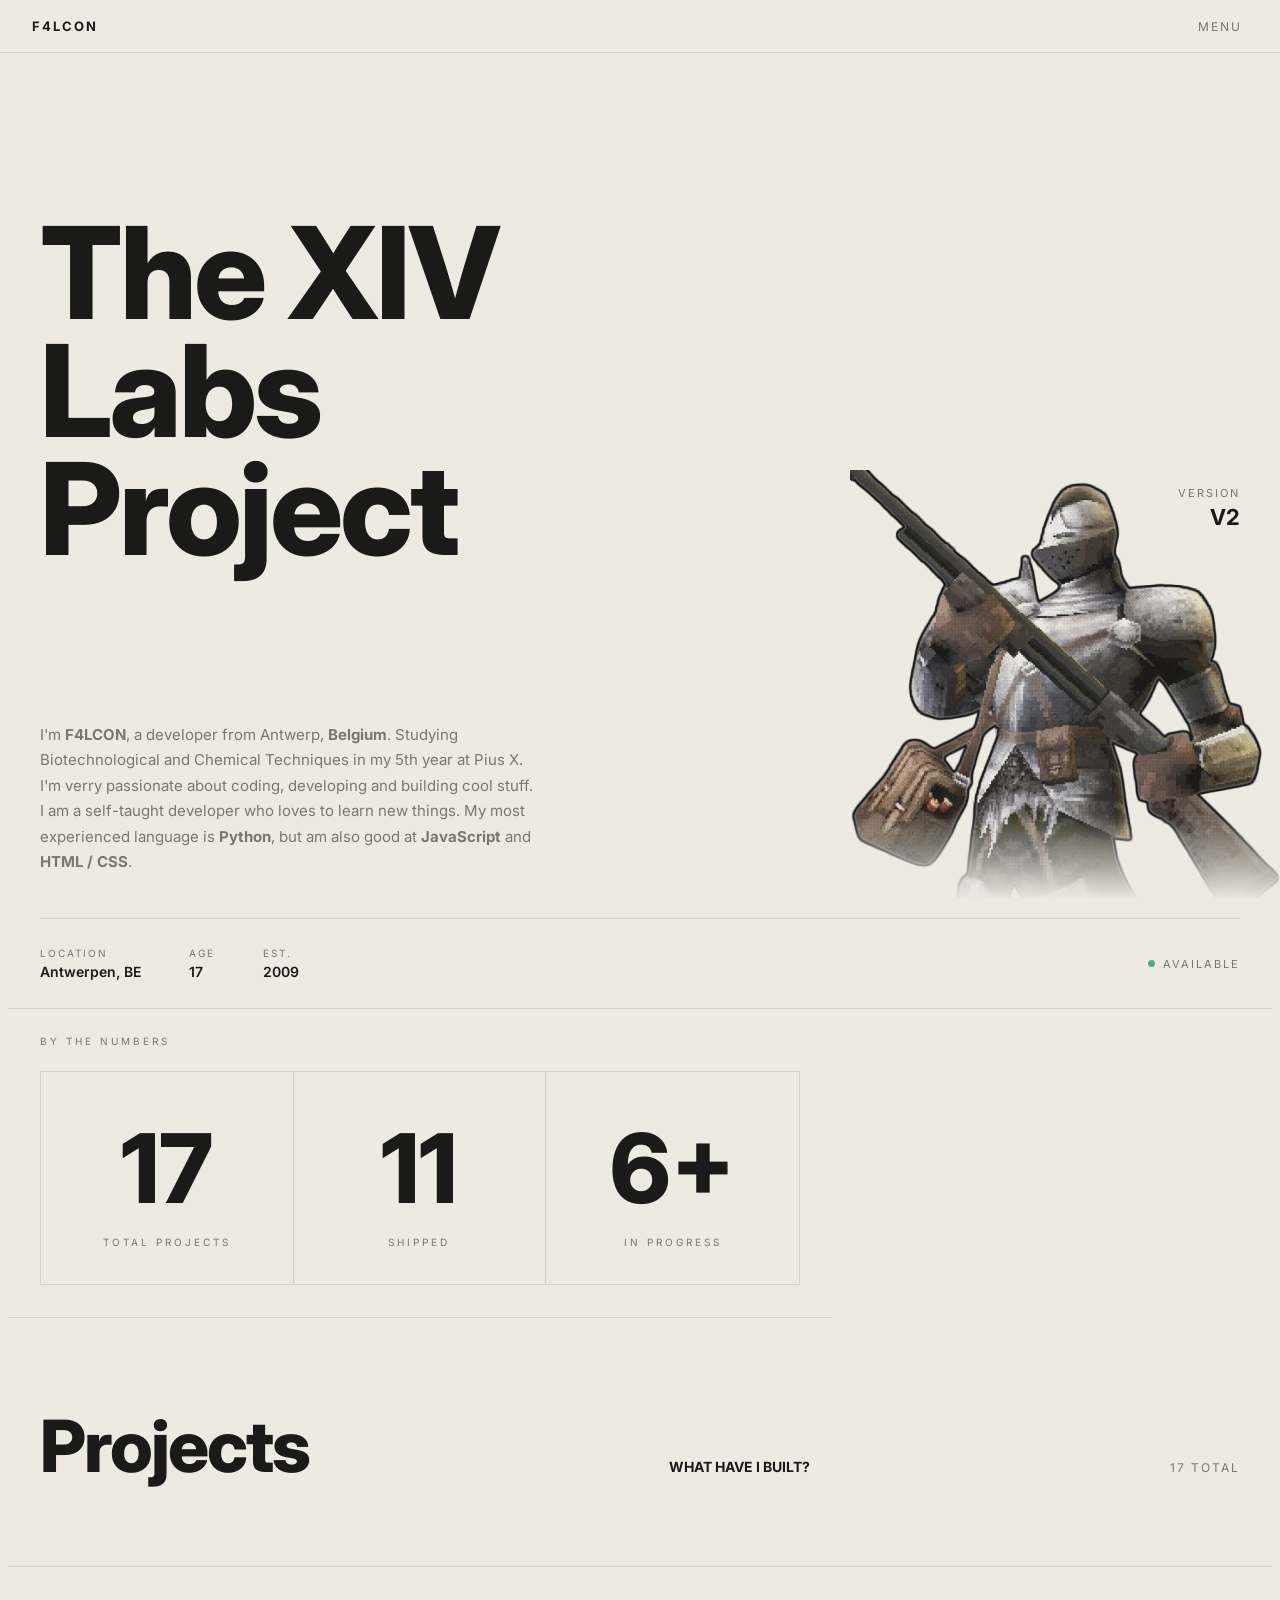
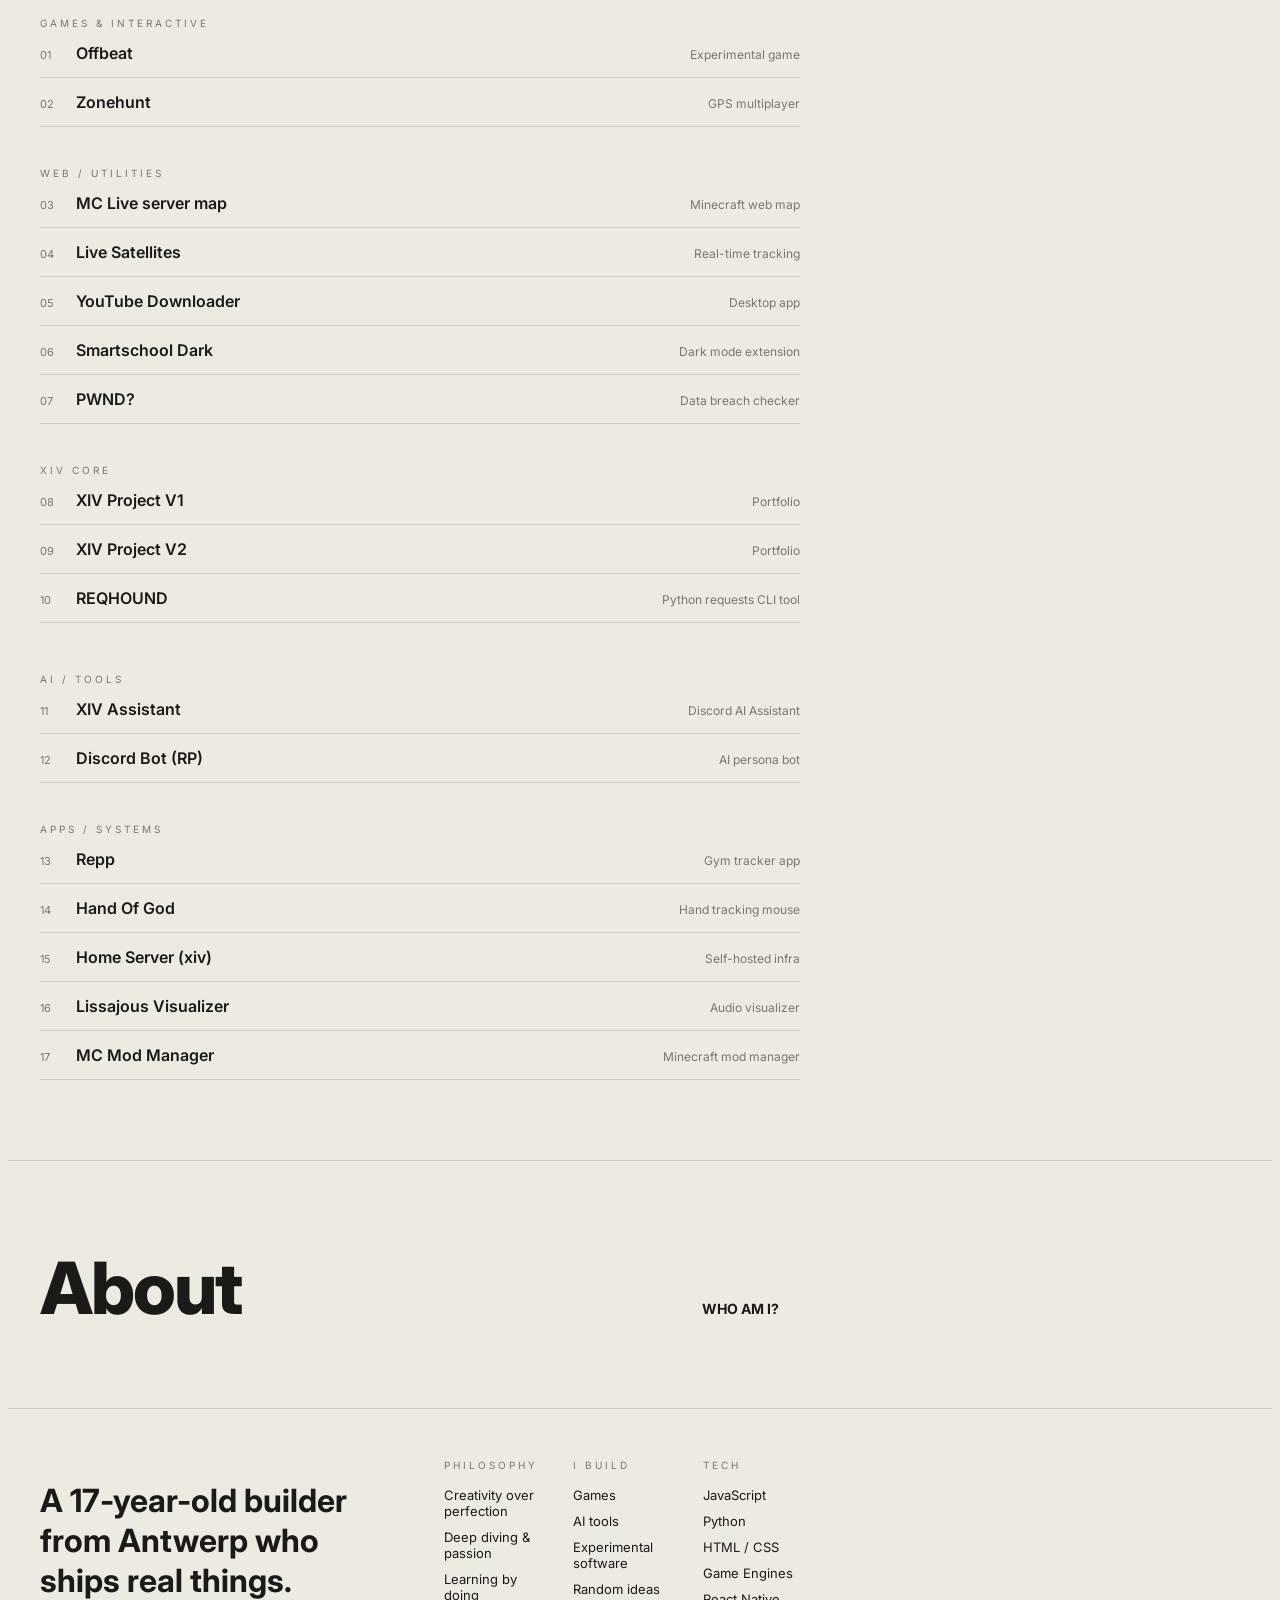
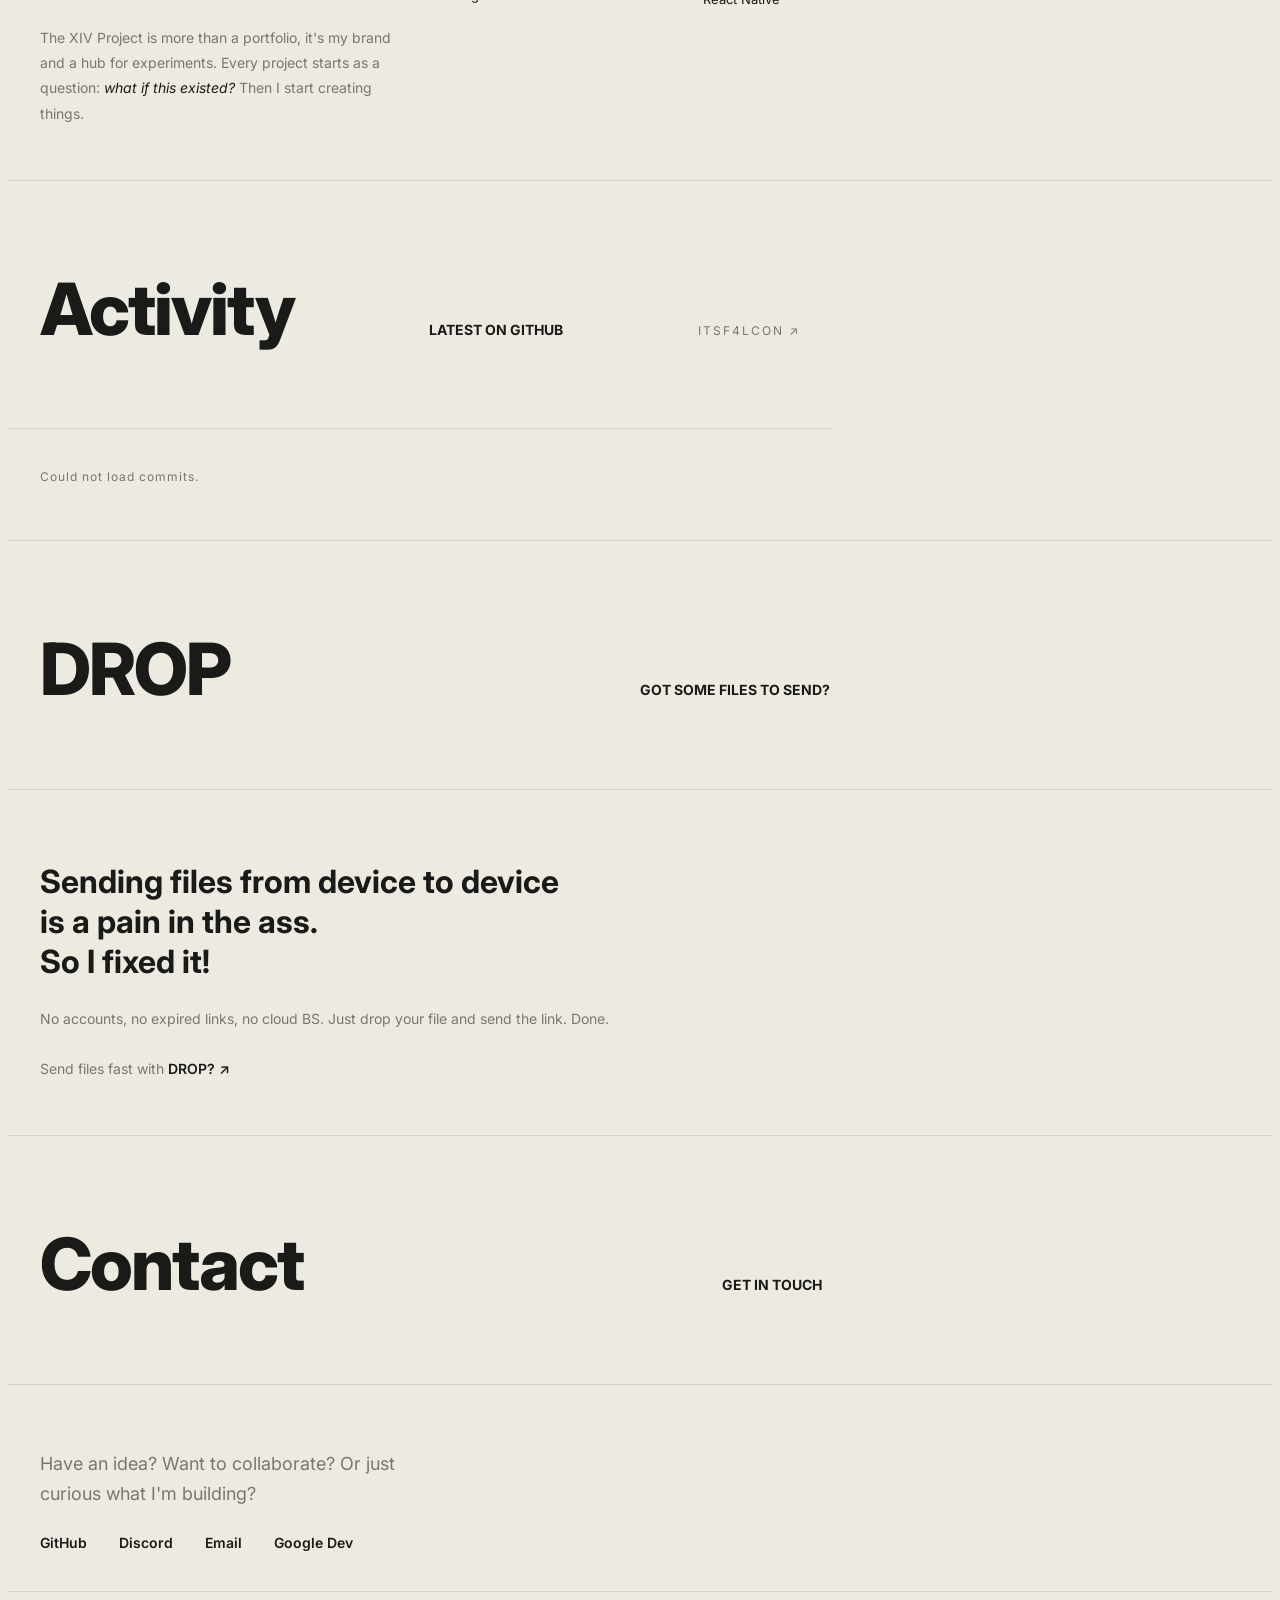
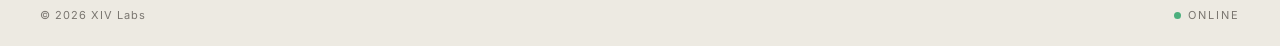
<file: index.html>
<!DOCTYPE html>
<html lang="en">
<head>
<meta charset="UTF-8">
<meta name="viewport" content="width=device-width, initial-scale=1.0">
<title>XIV Labs</title>

<!-- Favicon -->
<link rel="icon" type="image/png" href="XIV.png">
<link rel="apple-touch-icon" href="XIV.png">

<!-- OG / Discord embed -->
<meta property="og:title" content="XIV Labs — F4LCON">
<meta property="og:description" content="Developer from Antwerp. Building games, AI tools, and experimental software.">
<meta property="og:image" content="https://xivlabs.tech/XIV.png">
<meta property="og:url" content="https://xivlabs.tech">
<meta property="og:type" content="website">
<meta name="twitter:card" content="summary_large_image">
<meta name="twitter:title" content="XIV Labs — F4LCON">
<meta name="twitter:description" content="Developer from Antwerp. Building games, AI tools, and experimental software.">
<meta name="twitter:image" content="https://xivlabs.tech/XIV.png">

<link href="https://fonts.googleapis.com/css2?family=Inter:wght@300;400;500;600;700;800;900&display=swap" rel="stylesheet">
<link rel="stylesheet" href="styless.css">

</head>
<body>

<div class="side-menu" id="sideMenu">
  <div class="side-inner">

  <div class="side-profile">
    <div class="profile-left">
      <div class="profile-handle">F4LCON</div>
      <div class="profile-role">Builder / Developer</div>
    </div>
    <div class="profile-right">
      <div class="profile-status">
        <div class="status-dot"></div>
        Available
      </div>
      <div class="profile-location">Antwerpen, BE</div>
    </div>
  </div>

   <div class="side-clock">
    <div class="clock-time" id="clockTime">
      00<span class="colon">:</span>00<span class="colon">:</span>00
    </div>
    <div class="clock-meta">
      <div class="clock-date" id="clockDate">—</div>
      <div class="clock-tz">CET / UTC+1</div>
    </div>
  </div>

  <div class="side-nav">
    <a href="#projects">Projects <span class="nav-arrow">↗</span></a>
    <a href="#about">About <span class="nav-arrow">↗</span></a>
    <a href="#activity">Activity <span class="nav-arrow">↗</span></a>
    <a href="#pwnd">PWND? <span class="nav-arrow">↗</span></a>
    <a href="#contact">Contact <span class="nav-arrow">↗</span></a>
  </div>

  <img src="XIV.png" class="corner-avatar" alt="avatar">

    <div class="side-socials">
    <div class="social-label">Find me</div>
    <div class="social-row">
      <a href="https://github.com/itsf4lcon" class="social-link">GitHub</a>
      <a href="#" class="social-link">Discord</a>
      <a href="mailto:ran.geerts@xivlabs.tech" class="social-link">Email</a>
      <a href="https://g.dev/GeertsRan" class="social-link">Google Dev</a>
    </div>
  </div>
</div>
</div>

<img src="XIV.png" class="corner-avatar" alt="avatar" id="knightAvatar">
<div class="knight-popup" id="knightPopup"></div>

<!-- FIX: was id="p", JS references id="page" — unified to id="page" -->
<div class="p" id="page">

 <nav>
    <a href="#" class="nav-logo">F4LCON</a>
    <button class="menu-btn" id="menuBtn">Menu</button>
  </nav>

<!-- HERO -->
<section class="hero">
  <div class="hero-version">
    <span class="hero-version-label">Version</span>
    <span class="hero-version-num">V2</span>
  </div>
  <h1 class="hero-title">The XIV Labs<br>Project</h1>
  <p class="hero-desc">I'm <strong>F4LCON</strong>, a developer from Antwerp, <strong>Belgium</strong>. Studying Biotechnological and Chemical Techniques in my 
    5th year at Pius X. I'm verry passionate about coding, developing and building cool stuff. I am
    a self-taught developer who loves to learn new things. My most experienced language is <strong>Python</strong>, but am also good at <strong>JavaScript</strong> and <strong>HTML / CSS</strong>.
  </p>
  <div class="hero-meta">
    <div class="meta-item">
      <span class="meta-label">Location</span>
      <span class="meta-value">Antwerpen, BE</span>
    </div>
    <div class="meta-item">
      <span class="meta-label">Age</span>
      <span class="meta-value">17</span>
    </div>
    <div class="meta-item">
      <span class="meta-label">Est.</span>
      <span class="meta-value">2009</span>
    </div>
    <div class="hero-available">
      <div class="avail-dot"></div>
      Available
    </div>
  </div>
</section>

<div class="extra-page">
<!-- STATS -->
<!-- FIX: removed duplicate id="extra-page" (IDs must be unique) -->
<section class="stats-section">
  <p class="stats-label reveal">By the numbers</p>
  <div class="stats-grid">
    <div class="stat-box">
      <span class="stat-num" data-val="13">17</span>
      <span class="stat-lbl">Total Projects</span>
    </div>
    <div class="stat-box">
      <span class="stat-num" data-val="7">11</span>
      <span class="stat-lbl">Shipped</span>
    </div>
    <div class="stat-box">
      <span class="stat-num" data-val="5">6+</span>
      <span class="stat-lbl">In Progress</span>
    </div>
  </div>
</section>
</div>

<!-- PROJECTS -->
<section class="projects-section" id="projects">
  <div class="section-header reveal">
    <h2 class="section-title">Projects</h2>
    <p><strong>WHAT HAVE I BUILT?</strong></p>
    <span class="section-count">17 Total</span>
  </div>

  <div class="projects-grid extra-page">
    <!-- Left column -->
    <div>
      <div class="proj-category extra-page">
        <p class="cat-label">Games &amp; Interactive</p>
        <a href="#" class="proj-item" data-d="0">
          <span class="proj-num">01</span>
          <span class="proj-name">Offbeat</span>
          <span class="proj-tag">Experimental game</span>
        </a>
        <a href="https://github.com/itsF4LCON/ZONE-Hunt-Server" class="proj-item" data-d="1">
          <span class="proj-num">02</span>
          <span class="proj-name">Zonehunt</span>
          <span class="proj-tag">GPS multiplayer</span>
        </a>
      </div>
      <div class="proj-category extra-page">
        <p class="cat-label">Web / Utilities</p>
        <a href="https://map.xivlabs.tech" class="proj-item" data-d="5">
          <span class="proj-num">03</span>
          <span class="proj-name">MC Live server map</span>
          <span class="proj-tag">Minecraft web map</span>
        </a>
        <a href="#" class="proj-item" data-d="2">
          <span class="proj-num">04</span>
          <span class="proj-name">Live Satellites</span>
          <span class="proj-tag">Real-time tracking</span>
        </a>
        <a href="https://github.com/itsF4LCON/Youtube-Downloader" class="proj-item" data-d="3">
          <span class="proj-num">05</span>
          <span class="proj-name">YouTube Downloader</span>
          <span class="proj-tag">Desktop app</span>
        </a>
        <a href="https://github.com/itsF4LCON/Smartschool-dark" class="proj-item" data-d="4">
          <span class="proj-num">06</span>
          <span class="proj-name">Smartschool Dark</span>
          <span class="proj-tag">Dark mode extension</span>
        </a>
        <!-- FIX: was missing closing </a> tag -->
        <a href="https://pwnd.xivlabs.tech" class="proj-item" data-d="4">
          <span class="proj-num">07</span>
          <span class="proj-name">PWND?</span>
          <span class="proj-tag">Data breach checker</span>
        </a>
      </div>
      <div class="proj-category extra-page">
        <p class="cat-label">XIV Core</p>
        <a href="https://thexivproject.netlify.app" class="proj-item" data-d="5">
          <span class="proj-num">08</span>
          <span class="proj-name">XIV Project V1</span>
          <span class="proj-tag">Portfolio</span>
        </a>
        <a href="https://xivv2.netlify.app" class="proj-item" data-d="5">
          <span class="proj-num">09</span>
          <span class="proj-name">XIV Project V2</span>
          <span class="proj-tag">Portfolio</span>
        </a>
        <a href="https://github.com/itsF4LCON/REQHOUND" class="proj-item" data-d="5">
          <span class="proj-num">10</span>
          <span class="proj-name">REQHOUND</span>
          <span class="proj-tag">Python requests CLI tool</span>
        </a>
      </div>
    </div>
    <!-- Right column or some shit -->
    <div>
      <div class="proj-category extra-page">
        <p class="cat-label">AI / Tools</p>
        <a href="#" class="proj-item" data-d="0">
          <span class="proj-num">11</span>
          <span class="proj-name">XIV Assistant</span>
          <span class="proj-tag">Discord AI Assistant</span>
        </a>
        <a href="#" class="proj-item" data-d="1">
          <span class="proj-num">12</span>
          <span class="proj-name">Discord Bot (RP)</span>
          <span class="proj-tag">AI persona bot</span>
        </a>
      </div>
      <div class="proj-category extra-page">
        <p class="cat-label">Apps / Systems</p>
        <a href="https://repp.xivlabs.tech/" class="proj-item" data-d="2">
          <span class="proj-num">13</span>
          <span class="proj-name">Repp</span>
          <span class="proj-tag">Gym tracker app</span>
        </a>
        <a href="https://github.com/itsF4LCON/HandOfGod" class="proj-item" data-d="3">
          <span class="proj-num">14</span>
          <span class="proj-name">Hand Of God</span>
          <span class="proj-tag">Hand tracking mouse</span>
        </a>
        <a href="#" class="proj-item" data-d="4">
          <span class="proj-num">15</span>
          <span class="proj-name">Home Server (xiv)</span>
          <span class="proj-tag">Self-hosted infra</span>
        </a>
        <a href="https://github.com/itsF4LCON/VIZUAL" class="proj-item" data-d="5">
          <span class="proj-num">16</span>
          <span class="proj-name">Lissajous Visualizer</span>
          <span class="proj-tag">Audio visualizer</span>
        </a>
        <a href="https://github.com/itsF4LCON/XIV-s-MOD-MANAGER" class="proj-item" data-d="5">
          <span class="proj-num">17</span>
          <span class="proj-name">MC Mod Manager</span>
          <span class="proj-tag">Minecraft mod manager</span>
        </a>
      </div>
    </div>
  </div>

</section>

<!-- ABOUT -->
<section class="about-section" id="about">
  <div class="section-header reveal">
    <h2 class="section-title">About</h2>
    <p><strong>WHO AM I?</strong></p>
    <span class="section-count"> </span>
  </div>
  <!-- FIX: removed duplicate id="extra-page" -->
  <div class="extra-page">
    <div class="about-inner">
      <div class="about-left reveal">
        <p class="about-tagline">A 17-year-old builder from Antwerp who ships real things.</p>
        <p class="about-body">
          The XIV Project is more than a portfolio, it's my brand and a hub for experiments. Every project starts as a question: <em>what if this existed?</em> Then I start creating things.
        </p>
      </div>
      <div class="about-cols reveal">
        <div>
          <p class="about-col-label">Philosophy</p>
          <div class="about-col-items">
            <span>Creativity over perfection</span>
            <span>Deep diving &amp; passion</span>
            <span>Learning by doing</span>
          </div>
        </div>
        <div>
          <p class="about-col-label">I Build</p>
          <div class="about-col-items">
            <span>Games</span>
            <span>AI tools</span>
            <span>Experimental software</span>
            <span>Random ideas</span>
          </div>
        </div>
        <div>
          <p class="about-col-label">Tech</p>
          <div class="about-col-items">
            <span>JavaScript</span>
            <span>Python</span>
            <span>HTML / CSS</span>
            <span>Game Engines</span>
            <span>React Native</span>
          </div>
        </div>
      </div>
    </div>
  </div>
</section>

<!-- GITHUB ACTIVITY -->
<section class="activity-section extra-page" id="activity">
  <div class="section-header reveal">
    <h2 class="section-title">Activity</h2>
    <p><strong>LATEST ON GITHUB</strong></p>
    <a href="https://github.com/itsF4LCON" class="section-count" target="_blank" style="text-decoration:none;">itsF4LCON ↗</a>
  </div>
  <div class="activity-feed reveal" id="gh-feed">
    <div class="gh-loading">Fetching activity...</div>
  </div>
</section>

<!-- FIX: id was "#PWND?" which breaks querySelector — changed to id="pwnd" -->


<section class="contact-section" id="pwnd">
  <div class="section-header reveal">
    <h2 class="section-title">DROP</h2>
    <p><strong>GOT SOME FILES TO SEND?</strong></p>
    <span class="section-count"> </span>
  </div>
  <div class="contact-inner reveal">
    <p class="about-tagline">Sending files from device to device <br>is a pain in the ass.  <br>
      So I fixed it!</p>
    <p class="about-body">
      No accounts, no expired links, no cloud BS. Just drop your file and send the link. Done.<br><br>
      Send files fast with <a href="https://files.xivlabs.tech" class="contact-link"> DROP? ↗</a>
    </p>
  </div>
</section>

<!-- CONTACT -->
<section class="contact-section" id="contact">
  <div class="section-header reveal">
    <h2 class="section-title">Contact</h2>
    <p><strong>GET IN TOUCH</strong></p>
    <span class="section-count"> </span>
  </div>
  <div class="contact-inner reveal">
    <p class="contact-body-text">Have an idea? Want to collaborate? Or just curious what I'm building?</p>
    <div class="contact-links-row">
      <a href="https://github.com/itsf4lcon" class="contact-link">GitHub</a>
      <a href="#" class="contact-link">Discord</a>
      <a href="mailto:ran.geerts@xivlabs.tech" class="contact-link">Email</a>
      <a href="https://g.dev/GeertsRan" class="contact-link">Google Dev</a>
    </div>
  </div>
</section>

<!-- FOOTER -->
<footer>
  <span class="footer-copy">© 2026 XIV Labs</span>
  <div class="footer-online">
    <div class="footer-dot"></div>
    Online
  </div>
</footer>

</div><!-- end #page -->

<script>
// =========================
// ALL REPOS COMMITS FEED
// =========================
const ghFeed = document.getElementById('gh-feed');
const USER = "itsF4LCON";

fetch(`https://api.github.com/users/${USER}/repos?per_page=100&sort=updated`)
  .then(r => r.json())
  .then(async repos => {

    // Fetch commits from top updated repos (limit to avoid rate limit)
    const commitFetches = repos.slice(0, 10).map(repo =>
      fetch(`https://api.github.com/repos/${USER}/${repo.name}/commits?per_page=5`)
        .then(r => r.json())
        .then(commits =>
          commits.map(c => ({
            message: c.commit.message.split('\n')[0],
            author: c.commit.author.name,
            avatar: c.author?.avatar_url || '',
            date: new Date(c.commit.author.date),
            url: c.html_url,
            repo: repo.name
          }))
        )
        .catch(() => [])
    );

    const allCommits = (await Promise.all(commitFetches))
      .flat()
      .sort((a, b) => b.date - a.date)
      .slice(0, 8);

    const now = new Date();

    const items = allCommits.map((c, i) => {
      const diff = Math.floor((now - c.date) / 1000 / 60);

      let ago = diff < 60
        ? `${diff}m ago`
        : diff < 1440
          ? `${Math.floor(diff/60)}h ago`
          : `${Math.floor(diff/1440)}d ago`;

      return `
        <a href="${c.url}" target="_blank" class="gh-item"
           style="animation-delay:${i * 50}ms; align-items: flex-start; padding: 12px 0; color: inherit; text-decoration: none;">
          
          <span class="gh-dot" style="margin-top: 6px;"></span>

          <div style="display: flex; flex-direction: column; gap: 4px; width: 100%;">
            
            <span style="font-weight: 600; font-size: 1.05em; line-height: 1.4;">
              ${c.message}
            </span>

            <span style="font-size: 0.85em; display: flex; align-items: center; gap: 6px;">
              <img src="${c.avatar}" style="width: 16px; height: 16px; border-radius: 50%;">
              <span style="opacity: 0.7;">
                <strong>${c.author}</strong> in ${c.repo} • ${ago}
              </span>
            </span>

          </div>
        </a>
      `;
    });

    ghFeed.innerHTML = items.join('') || '<div class="gh-loading">No commits found.</div>';
  })
  .catch(err => {
    console.error(err);
    ghFeed.innerHTML = '<div class="gh-loading">Could not load commits.</div>';
  });


// =========================
// KNIGHT EASTER EGG
// =========================
const knight = document.getElementById('knightAvatar');
const popup = document.getElementById('knightPopup');

const messages = [
  'still here.', 'always am.', 'they called me XIV. don\'t remember why.',
  'used to serve. long time ago.', 'the flag changed. I didn\'t.',
  'they put me on a list after that.', 'death list. number three.',
  'the first two found me.', 'they didn\'t leave.',
  'last contract went sideways. client didn\'t make it.',
  'neither did the ones who sent him.', 'no orders now. no flag. just the shotgun.',
  'they called it anarchy. I call it survival.', 'XIV was a rank once. now it\'s a warning.',
  '...you\'ve been here a while. follow me.',
];

let clickCount = 0;
let popupTimeout;

knight.style.pointerEvents = 'auto';
knight.style.cursor = 'pointer';

knight.addEventListener('click', () => {
  if (clickCount >= messages.length) return;

  const msg = messages[clickCount];
  popup.textContent = msg;
  popup.classList.add('show');

  clearTimeout(popupTimeout);

  if (clickCount === messages.length - 1) {
    setTimeout(() => { window.location.href = 'game.html'; }, 2000);
  } else {
    popupTimeout = setTimeout(() => popup.classList.remove('show'), 2000);
  }

  knight.style.transform = 'scale(0.92)';
  setTimeout(() => knight.style.transform = '', 150);

  clickCount++;
});


// =========================
// CLOCK
// =========================
function updateClock() {
  const now = new Date();
  const h = String(now.getHours()).padStart(2,'0');
  const m = String(now.getMinutes()).padStart(2,'0');
  const s = String(now.getSeconds()).padStart(2,'0');

  document.getElementById('clockTime').innerHTML =
    `${h}<span class="colon">:</span>${m}<span class="colon">:</span>${s}`;

  const days = ['Sun','Mon','Tue','Wed','Thu','Fri','Sat'];
  const months = ['Jan','Feb','Mar','Apr','May','Jun','Jul','Aug','Sep','Oct','Nov','Dec'];

  document.getElementById('clockDate').textContent =
    `${days[now.getDay()]} ${now.getDate()} ${months[now.getMonth()]} ${now.getFullYear()}`;
}

updateClock();
setInterval(updateClock, 1000);


// =========================
// OBSERVERS & UI
// =========================
const obs = new IntersectionObserver(entries => {
  entries.forEach(e => {
    if (e.isIntersecting) e.target.classList.add('vis');
  });
}, { threshold: 0.08 });

document.querySelectorAll('.reveal').forEach(el => obs.observe(el));

const menuBtn = document.getElementById('menuBtn');
// FIX: now correctly references id="page"
const page = document.getElementById('page');
const sideMenu = document.getElementById('sideMenu');

menuBtn.addEventListener('click', () => {
  page.classList.toggle('shift');
  sideMenu.classList.toggle('open');
});

page.addEventListener('click', (e) => {
  if (sideMenu.classList.contains('open') && !menuBtn.contains(e.target)) {
    page.classList.remove('shift');
    sideMenu.classList.remove('open');
  }
});

document.querySelectorAll('.side-inner a').forEach(link => {
  link.addEventListener('click', () => {
    page.classList.remove('shift');
    sideMenu.classList.remove('open');
  });
});

document.querySelectorAll('.stat-num').forEach(el => {
  new IntersectionObserver(entries => {
    entries.forEach(e => {
      if (e.isIntersecting) e.target.classList.add('vis');
    });
  }, { threshold: 0.3 }).observe(el);
});

document.querySelectorAll('.proj-item').forEach(el => {
  new IntersectionObserver(entries => {
    entries.forEach(e => {
      if (e.isIntersecting) {
        setTimeout(() => {
          e.target.classList.add('vis');
        }, (parseInt(e.target.dataset.d || 0)) * 55);
      }
    });
  }, { threshold: 0.05 }).observe(el);
});

// FIX: smooth scroll now works correctly since #pwnd no longer has a "?" in the selector
document.querySelectorAll('a[href^="#"]').forEach(a => {
  a.addEventListener('click', e => {
    const href = a.getAttribute('href');
    if (href === '#') return; // skip plain # links
    const t = document.querySelector(href);
    if (t) {
      e.preventDefault();
      t.scrollIntoView({ behavior: 'smooth' });
    }
  });
});
</script>
</body>
</html>
</file>
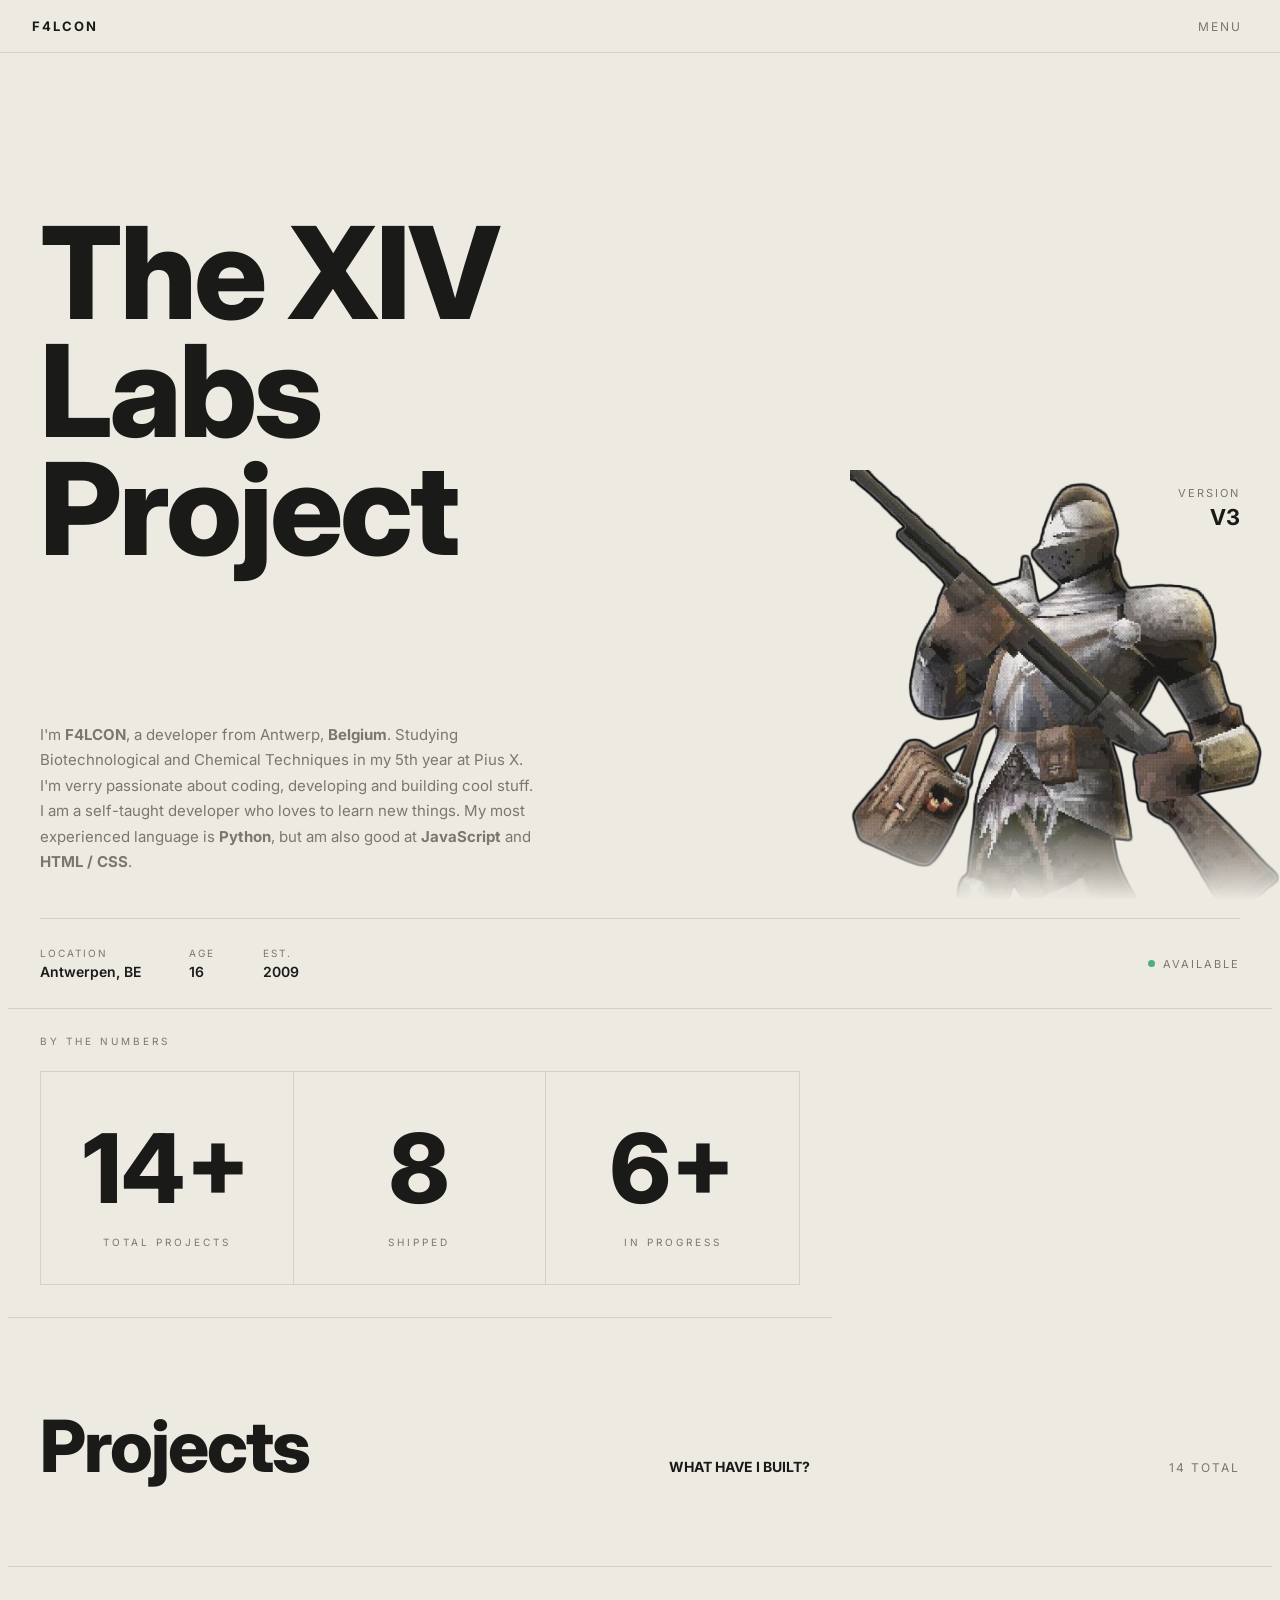
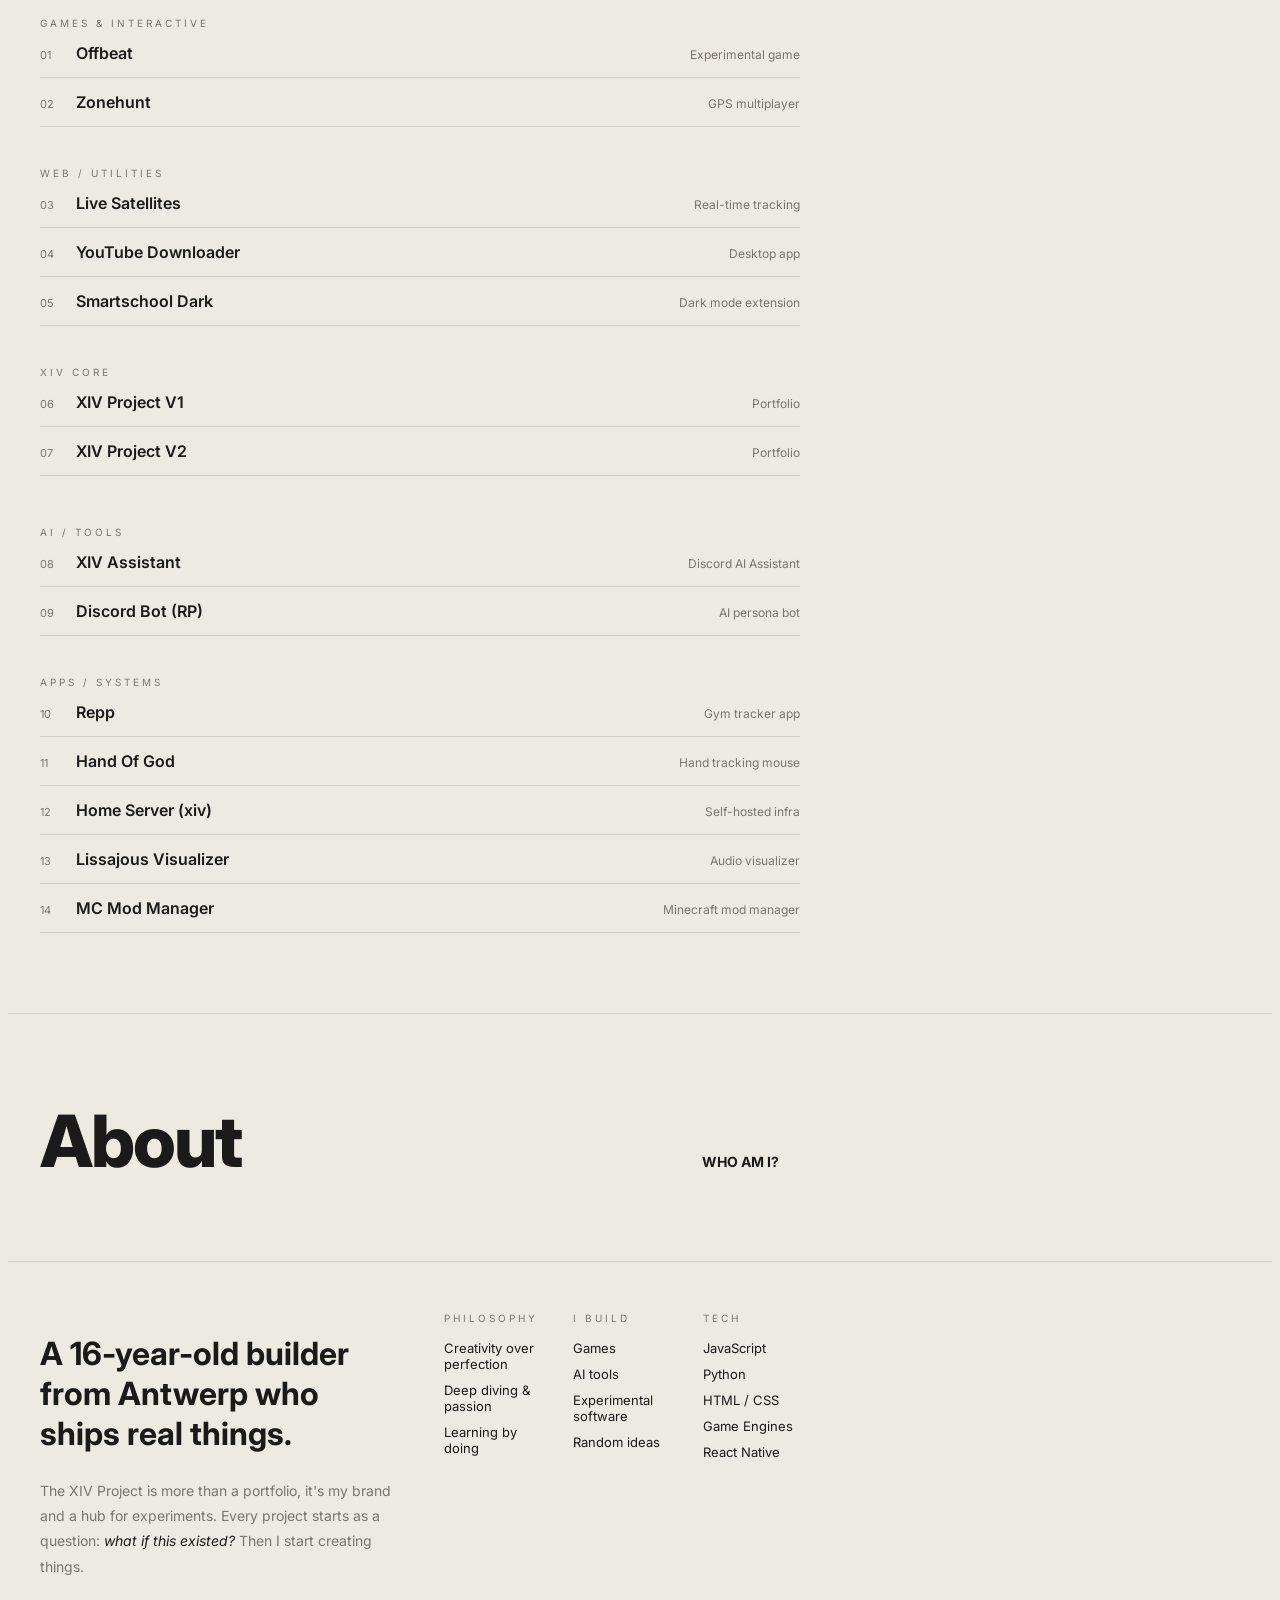
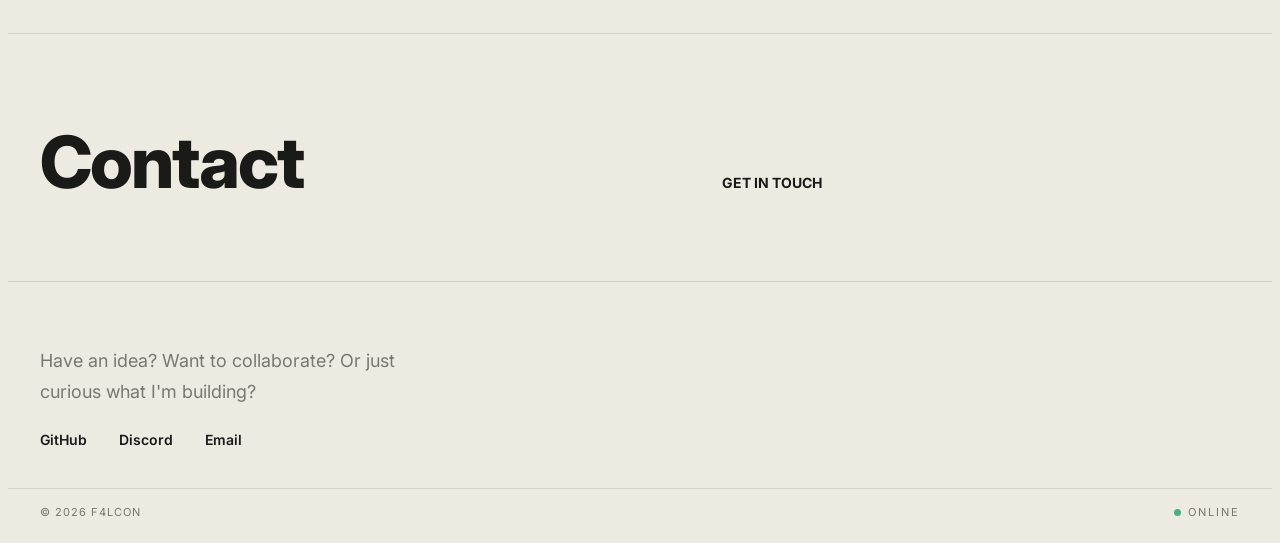
<file: portfolio.html>
<!DOCTYPE html>
<html lang="en">
<head>
<meta charset="UTF-8">
<meta name="viewport" content="width=device-width, initial-scale=1.0">
<title>XIV Labs</title>
<link href="https://fonts.googleapis.com/css2?family=Inter:wght@300;400;500;600;700;800;900&display=swap" rel="stylesheet">
<link rel="stylesheet" href="styless.css">



</head>
<body>

<div class="side-menu" id="sideMenu">
  <div class="side-inner">

  <div class="side-profile">
    <div class="profile-left">
      <div class="profile-handle">F4LCON</div>
      <div class="profile-role">Builder / Developer</div>
    </div>
    <div class="profile-right">
      <div class="profile-status">
        <div class="status-dot"></div>
        Available
      </div>
      <div class="profile-location">Antwerpen, BE</div>
    </div>
  </div>

   <div class="side-clock">
    <div class="clock-time" id="clockTime">
      00<span class="colon">:</span>00<span class="colon">:</span>00
    </div>
    <div class="clock-meta">
      <div class="clock-date" id="clockDate">—</div>
      <div class="clock-tz">CET / UTC+1</div>
    </div>
  </div>

  <div class="side-nav">
    <a href="#projects">Projects <span class="nav-arrow">↗</span></a>
    <a href="#about">About <span class="nav-arrow">↗</span></a>
    <a href="#contact">Contact <span class="nav-arrow">↗</span></a>
  </div>

  <img src="XIV.png" class="corner-avatar" alt="avatar">


    <div class="side-socials">
    <div class="social-label">Find me</div>
    <div class="social-row">
      <a href="https://github.com/itsf4lcon" class="social-link">GitHub</a>
      <a href="#" class="social-link">Discord</a>
      <a href="mailto:ran.geerts@xivlabs.tech" class="social-link">Email</a>
    </div>
  </div>
</div>
</div>

<img src="XIV.png" class="corner-avatar" alt="avatar">

<div class="page" id="page">

 <nav>
    <a href="#" class="nav-logo">F4LCON</a>
    <button class="menu-btn" id="menuBtn">Menu</button>
  </nav>

<!-- HERO -->
<section class="hero">
  <div class="hero-version">
    <span class="hero-version-label">Version</span>
    <span class="hero-version-num">V3</span>
  </div>
  <h1 class="hero-title">The XIV Labs<br>Project</h1>
  <p class="hero-desc">I'm <strong>F4LCON</strong>, a developer from Antwerp, <strong>Belgium</strong>. Studying Biotechnological and Chemical Techniques in my 
    5th year at Pius X. I'm verry passionate about coding, developing and building cool stuff. I am
    a self-taught developer who loves to learn new things. My most experienced language is <strong>Python</strong>, but am also good at <strong>JavaScript</strong> and <strong>HTML / CSS</strong>.
  </p>
  <div class="hero-meta">
    <div class="meta-item">
      <span class="meta-label">Location</span>
      <span class="meta-value">Antwerpen, BE</span>
    </div>
    <div class="meta-item">
      <span class="meta-label">Age</span>
      <span class="meta-value">16</span>
    </div>
    <div class="meta-item">
      <span class="meta-label">Est.</span>
      <span class="meta-value">2009</span>
    </div>
    <div class="hero-available">
      <div class="avail-dot"></div>
      Available
    </div>
  </div>
</section>

<div class="extra-page" id="extra-page">
<!-- STATS -->
<section class="stats-section">
  <p class="stats-label reveal">By the numbers</p>
  <div class="stats-grid">
    <div class="stat-box">
      <span class="stat-num" data-val="13">14+</span>
      <span class="stat-lbl">Total Projects</span>
    </div>
    <div class="stat-box">
      <span class="stat-num" data-val="7">8</span>
      <span class="stat-lbl">Shipped</span>
    </div>
    <div class="stat-box">
      <span class="stat-num" data-val="5">6+</span>
      <span class="stat-lbl">In Progress</span>
    </div>
  </div>
</section>
</div>
<!-- PROJECTS -->
<section class="projects-section" id="projects">
  <div class="section-header reveal">
    <h2 class="section-title">Projects</h2>
    <p><strong>WHAT HAVE I BUILT?</strong></p>
    <span class="section-count">14 Total</span>
  </div>

  <div class="projects-grid extra-page">
    <!-- Left column -->
    <div>
      <div class="proj-category extra-page">
        <p class="cat-label">Games &amp; Interactive</p>
        <a href="#" class="proj-item" data-d="0">
          <span class="proj-num">01</span>
          <span class="proj-name">Offbeat</span>
          <span class="proj-tag">Experimental game</span>
        </a>
        <a href="https://github.com/itsF4LCON/ZONE-Hunt-Server" class="proj-item" data-d="1">
          <span class="proj-num">02</span>
          <span class="proj-name">Zonehunt</span>
          <span class="proj-tag">GPS multiplayer</span>
        </a>
      </div>
      <div class="proj-category extra-page">
        <p class="cat-label">Web / Utilities</p>
        <a href="#" class="proj-item" data-d="2">
          <span class="proj-num">03</span>
          <span class="proj-name">Live Satellites</span>
          <span class="proj-tag">Real-time tracking</span>
        </a>
        <a href="https://github.com/itsF4LCON/Youtube-Downloader" class="proj-item" data-d="3">
          <span class="proj-num">04</span>
          <span class="proj-name">YouTube Downloader</span>
          <span class="proj-tag">Desktop app</span>
        </a>
        <a href="https://github.com/itsF4LCON/Smartschool-dark" class="proj-item" data-d="4">
          <span class="proj-num">05</span>
          <span class="proj-name">Smartschool Dark</span>
          <span class="proj-tag">Dark mode extension</span>
        </a>
      </div>
      <div class="proj-category extra-page">
        <p class="cat-label">XIV Core</p>
        <a href="https://thexivproject.netlify.app" class="proj-item" data-d="5">
          <span class="proj-num">06</span>
          <span class="proj-name">XIV Project V1</span>
          <span class="proj-tag">Portfolio</span>
        </a>
        <a href="https://xivv2.netlify.app" class="proj-item" data-d="5">
          <span class="proj-num">07</span>
          <span class="proj-name">XIV Project V2</span>
          <span class="proj-tag">Portfolio</span>
        </a>
      </div>
    </div>
    <!-- Right column -->
    <div>
      <div class="proj-category extra-page">
        <p class="cat-label">AI / Tools</p>
        <a href="#" class="proj-item" data-d="0">
          <span class="proj-num">08</span>
          <span class="proj-name">XIV Assistant</span>
          <span class="proj-tag">Discord AI Assistant</span>
        </a>
        <a href="#" class="proj-item" data-d="1">
          <span class="proj-num">09</span>
          <span class="proj-name">Discord Bot (RP)</span>
          <span class="proj-tag">AI persona bot</span>
        </a>
      </div>
      <div class="proj-category extra-page">
        <p class="cat-label">Apps / Systems</p>
        <a href="https://repp.xivlabs.tech/" class="proj-item" data-d="2">
          <span class="proj-num">10</span>
          <span class="proj-name">Repp</span>
          <span class="proj-tag">Gym tracker app</span>
        </a>
        <a href="https://github.com/itsF4LCON/HandOfGod" class="proj-item" data-d="3">
          <span class="proj-num">11</span>
          <span class="proj-name">Hand Of God</span>
          <span class="proj-tag">Hand tracking mouse</span>
        </a>
        <a href="#" class="proj-item" data-d="4">
          <span class="proj-num">12</span>
          <span class="proj-name">Home Server (xiv)</span>
          <span class="proj-tag">Self-hosted infra</span>
        </a>
        <a href="https://github.com/itsF4LCON/VIZUAL" class="proj-item" data-d="5">
          <span class="proj-num">13</span>
          <span class="proj-name">Lissajous Visualizer</span>
          <span class="proj-tag">Audio visualizer</span>
        </a>
        <a href="https://github.com/itsF4LCON/XIV-s-MOD-MANAGER" class="proj-item" data-d="5">
          <span class="proj-num">14</span>
          <span class="proj-name">MC Mod Manager</span>
          <span class="proj-tag">Minecraft mod manager</span>
        </a>
      </div>
    </div>
  </div>

</section>

<!-- ABOUT -->
<section class="about-section" id="about">
  <div class="section-header reveal">
    <h2 class="section-title">About</h2>
    <p><strong>WHO AM I?</strong></p>
    <span class="section-count"> </span>
  </div>
<div class="extra-page" id="extra-page">
  <div class="about-inner">
    <div class="about-left reveal">
      <p class="about-tagline">A 16-year-old builder from Antwerp who ships real things.</p>
      <p class="about-body">
        The XIV Project is more than a portfolio, it's my brand and a hub for experiments. Every project starts as a question: <em>what if this existed?</em> Then I start creating things.
      </p>
    </div>
    <div class="about-cols reveal">
      <div>
        <p class="about-col-label">Philosophy</p>
        <div class="about-col-items">
          <span>Creativity over perfection</span>
          <span>Deep diving &amp; passion</span>
          <span>Learning by doing</span>
        </div>
      </div>
      <div>
        <p class="about-col-label">I Build</p>
        <div class="about-col-items">
          <span>Games</span>
          <span>AI tools</span>
          <span>Experimental software</span>
          <span>Random ideas</span>
        </div>
      </div>
      <div>
        <p class="about-col-label">Tech</p>
        <div class="about-col-items">
          <span>JavaScript</span>
          <span>Python</span>
          <span>HTML / CSS</span>
          <span>Game Engines</span>
          <span>React Native</span>
        </div>
      </div>
    </div>
  </div>
</div>
</section>

<!-- CONTACT -->
<section class="contact-section" id="contact">
  <div class="section-header reveal">
    <h2 class="section-title">Contact</h2>
    <p><strong>GET IN TOUCH</strong></p>
    <span class="section-count"> </span>
  </div>
  <div class="contact-inner reveal">
    <p class="contact-body-text">Have an idea? Want to collaborate? Or just curious what I'm building?</p>
    <div class="contact-links-row">
      <a href="https://github.com/itsf4lcon" class="contact-link">GitHub</a>
      <a href="#" class="contact-link">Discord</a>
      <a href="mailto:ran.geerts@xivlabs.tech" class="contact-link">Email</a>
    </div>
  </div>
</section>
</div>
<!-- FOOTER -->
<footer>
  <span class="footer-copy">© 2026 F4LCON</span>
  <div class="footer-online">
    <div class="footer-dot"></div>
    Online
  </div>
</footer>



<script>
function updateClock() {
  const now = new Date();
  const h = String(now.getHours()).padStart(2,'0');
  const m = String(now.getMinutes()).padStart(2,'0');
  const s = String(now.getSeconds()).padStart(2,'0');
  document.getElementById('clockTime').innerHTML =
    `${h}<span class="colon">:</span>${m}<span class="colon">:</span>${s}`;
 
  const days = ['Sun','Mon','Tue','Wed','Thu','Fri','Sat'];
  const months = ['Jan','Feb','Mar','Apr','May','Jun','Jul','Aug','Sep','Oct','Nov','Dec'];
  document.getElementById('clockDate').textContent =
    `${days[now.getDay()]} ${now.getDate()} ${months[now.getMonth()]} ${now.getFullYear()}`;
}
updateClock();
setInterval(updateClock, 1000);
// Generic reveal
const obs = new IntersectionObserver(entries => {
  entries.forEach(e => { if (e.isIntersecting) e.target.classList.add('vis'); });
}, { threshold: 0.08 });
document.querySelectorAll('.reveal').forEach(el => obs.observe(el));

const menuBtn = document.getElementById('menuBtn');
const page = document.getElementById('page');
const sideMenu = document.getElementById('sideMenu');

menuBtn.addEventListener('click', () => {
  page.classList.toggle('shift');
  sideMenu.classList.toggle('open');
});

document.getElementById('page').addEventListener('click', (e) => {
  if (sideMenu.classList.contains('open') && !menuBtn.contains(e.target)) {
    page.classList.remove('shift');
    sideMenu.classList.remove('open');
  }
});

document.querySelectorAll('.side-inner a').forEach(link => {
  link.addEventListener('click', () => {
    page.classList.remove('shift');
    sideMenu.classList.remove('open');
  });
});
// Stat numbers
const statObs = new IntersectionObserver(entries => {
  entries.forEach(e => {
    if (e.isIntersecting) e.target.classList.add('vis');
  });
}, { threshold: 0.3 });
document.querySelectorAll('.stat-num').forEach(el => statObs.observe(el));

// Project rows stagger (per column independently)
const projObs = new IntersectionObserver(entries => {
  entries.forEach(e => {
    if (e.isIntersecting) {
      const d = parseInt(e.target.dataset.d || 0);
      setTimeout(() => e.target.classList.add('vis'), d * 55);
    }
  });
}, { threshold: 0.05 });
document.querySelectorAll('.proj-item').forEach(el => projObs.observe(el));

// Smooth scroll
document.querySelectorAll('a[href^="#"]').forEach(a => {
  a.addEventListener('click', e => {
    const t = document.querySelector(a.getAttribute('href'));
    if (t) { e.preventDefault(); t.scrollIntoView({ behavior: 'smooth' }); }
  });
});
</script>
</body>
</html>
</file>
<file: styless.css>
html { scroll-behavior: smooth; }

:root {
  --bg: #EDEAE2;
  --ink: #1A1A18;
  --mid: #7A7670;
  --border: rgba(26,26,24,0.12);
  --green: #4CAF7D;
}

.side-socials {
  padding: 20px 36px;
  display: flex; gap: 0; flex-direction: column;
}
.social-label {
  font-size: 9px; letter-spacing: 3px; text-transform: uppercase;
  color: var(--mid); margin-bottom: 14px;
}
.social-row { display: flex; gap: 12px; flex-wrap: wrap; }
.social-link {
  font-family: 'DM Mono', monospace;
  font-size: 11px; letter-spacing: 1px;
  color: var(--mid); text-decoration: none;
  padding: 5px 10px;
  border: 1px solid var(--border);
  transition: all 0.2s;
}
.social-link:hover {
  background: var(--ink); color: var(--bg); border-color: var(--ink);
}

.side-nav { padding: 24px 36px; border-bottom: 1px solid var(--border); }
.side-nav a {
  display: flex; align-items: center; justify-content: space-between;
  padding: 13px 0; border-bottom: 1px solid var(--border);
  text-decoration: none; color: var(--ink);
  font-size: 15px; font-weight: 600;
  transition: padding-left 0.18s cubic-bezier(0.23,1,0.32,1), color 0.2s;
}
.side-nav a:first-child { border-top: 1px solid var(--border); }
.side-nav a:hover { padding-left: 6px; color: var(--mid); }
.nav-arrow {
  font-size: 12px; color: var(--mid); opacity: 0;
  transform: translateX(-6px);
  transition: opacity 0.2s, transform 0.2s;
}
.side-nav a:hover .nav-arrow { opacity: 1; transform: translateX(0); }

.side-profile {
  padding: 36px 36px 28px;
  border-bottom: 1px solid var(--border);
  display: flex; justify-content: space-between; align-items: flex-start;
}
.profile-left { display: flex; flex-direction: column; gap: 6px; }
.profile-handle {
  font-size: 20px; font-weight: 800;
  letter-spacing: -0.5px; line-height: 1;
}
.profile-role {
  font-family: 'DM Mono', monospace;
  font-size: 11px; color: var(--mid); letter-spacing: 0.5px;
}
.profile-right { text-align: right; }
.profile-status {
  display: flex; align-items: center; gap: 6px; justify-content: flex-end;
  font-size: 10px; letter-spacing: 2px; text-transform: uppercase; color: var(--mid);
}
.status-dot {
  width: 6px; height: 6px; border-radius: 50%; background: var(--green);
  animation: ping 2s ease-in-out infinite; flex-shrink: 0;
}
@keyframes ping {
  0%,100% { box-shadow: 0 0 0 0 rgba(76,175,125,0.5); }
  50%      { box-shadow: 0 0 0 5px rgba(76,175,125,0); }
}
.profile-location {
  font-size: 11px; color: var(--mid); margin-top: 4px;
  font-family: 'DM Mono', monospace;
}
 
.side-clock {
  padding: 24px 36px;
  border-bottom: 1px solid var(--border);
  display: flex; justify-content: space-between; align-items: flex-end;
}
.clock-time {
  font-family: 'DM Mono', monospace;
  font-size: 44px; font-weight: 300;
  letter-spacing: -2px; line-height: 1;
  color: var(--ink);
  transition: opacity 0.1s;
}
.clock-time .colon {
  animation: blink 1s step-end infinite;
  display: inline-block;
}
@keyframes blink { 0%,100% { opacity:1; } 50% { opacity:0; } }
.clock-meta { text-align: right; display: flex; flex-direction: column; gap: 4px; }
.clock-date {
  font-size: 11px; color: var(--mid);
  font-family: 'DM Mono', monospace;
}
.clock-tz {
  font-size: 9px; letter-spacing: 2px; text-transform: uppercase; color: var(--mid);
  opacity: 0.6;
}
 

.projects-scroll {
  overflow-x: auto;
  overflow-y: hidden;
  white-space: nowrap;
}

.projects-track {
  display: inline-flex;
  gap: 64px;
  padding: 40px 32px;
}

.menu-btn {
  background: none;
  border: none;
  font-size: 12px;
  letter-spacing: 2px;
  text-transform: uppercase;
  cursor: pointer;
  color: var(--mid);
}

.side-menu {
  position: fixed;
  top: 0;
  right: 0;
  width: 66.666vw; /* 2/3 of screen */
  height: 100vh;
  background: var(--bg);
  border-left: 1px solid var(--border);
  transform: translateX(100%);
  transition: transform 0.45s cubic-bezier(0.77, 0, 0.175, 1);
  z-index: 200;
}

.side-profile {
  display: flex;
  align-items: center;
  gap: 12px;
  margin-bottom: 32px;
}

.side-avatar {
  width: 40px;
  height: 40px;
  background: var(--ink);
  border-radius: 50%;
}

.side-name {
  font-weight: 600;
}

.side-role {
  font-size: 12px;
  color: var(--mid);
}

.side-inner a {
  transform: translateX(10px);
  opacity: 0;
}

.side-menu.open .side-inner a {
  transform: translateX(0);
  opacity: 1;
  transition: all 0.4s;
}

.corner-avatar {
  position: fixed;
  right: 0;
  bottom: 0;
  width: 430px; /* adjust size */
  height: auto;
  z-index: 150;
  pointer-events: none; /* so it doesn’t block clicks */
}

.side-menu.open {
  transform: translateX(0);
}

.side-inner {
  padding: 80px 32px;
  display: flex;
  flex-direction: column;
  gap: 24px;
}

.side-inner a {
  font-size: 16px;
  font-weight: 600;
  color: var(--ink);
  text-decoration: none;
}

.side-inner a:hover {
  color: var(--mid);
}

.page {
  transition: transform 0.45s cubic-bezier(0.77, 0, 0.175, 1);
   
}
.corner-avatar {
  opacity: 0.9;
  filter: drop-shadow(0 40px 40px rgba(0,0,0,0.15));
  animation: float 4s ease-in-out infinite;
  mask-image: linear-gradient(to bottom, black 80%, transparent 100%);
   filter:
    drop-shadow(2px 0 0 black)
    drop-shadow(-2px 0 0 black)
    drop-shadow(0 2px 0 black)
    drop-shadow(0 -2px 0 black);
}

.corner-avatar:active {
  transform: scale(0.7);
}

@keyframes float {
  0%, 100% { transform: translateY(0); }
  50% { transform: translateY(-8px); }
}
.extra-page {
  padding-right: 440px;
}
.side-menu {
  transform: translateX(100%);
  transition: transform 0.4s ease;
}


.page.shift {
  transform: translateX(-66.666vw);
}
/* SIDE MENU */
.side-menu {
  position: fixed;
  top: 0;
  right: 0;
  height: 100vh;
  background: var(--bg);
  border-left: 1px solid var(--border);
  z-index: 200;
}

/* PUSH STATE */


body {
  background: var(--bg);
  color: var(--ink);
  font-family: 'Inter', sans-serif;
  font-size: 14px;
  -webkit-font-smoothing: antialiased;
}

::-webkit-scrollbar { width: 4px; }
::-webkit-scrollbar-track { background: var(--bg); }
::-webkit-scrollbar-thumb { background: rgba(26,26,24,0.2); }

/* ── NAV ── */
nav {
  position: fixed; top: 0; left: 0; right: 0; z-index: 100;
  height: 52px; padding: 0 32px;
  display: flex; justify-content: space-between; align-items: center;
  background: var(--bg); border-bottom: 1px solid var(--border);
}
.nav-logo {
  font-size: 13px; font-weight: 700; letter-spacing: 2px;
  text-transform: uppercase; color: var(--ink); text-decoration: none;
}
.menu-btn {
  background: none; border: none; cursor: pointer;
  font-family: 'Inter', sans-serif;
  font-size: 12px; letter-spacing: 2px;
  text-transform: uppercase; color: var(--mid);
  transition: color 0.2s;
}
.menu-btn:hover { color: var(--ink); }

/* ── HERO ── */
.hero {
  min-height: 100vh;
  padding: 100px 32px 0;
  display: flex; flex-direction: column;
  border-bottom: 1px solid var(--border);
  position: relative;
}
.hero-version {
  position: absolute; right: 32px; top: 50%;
  transform: translateY(-50%);
  text-align: right;
}
.hero-version-label {
  font-size: 11px; letter-spacing: 2px; text-transform: uppercase;
  color: var(--mid); display: block; margin-bottom: 4px;
}
.hero-version-num {
  font-size: 22px; font-weight: 700; color: var(--ink);
}
.hero-title {
  font-size: clamp(72px, 10vw, 140px);
  font-weight: 800;
  line-height: 0.92;
  letter-spacing: -3px;
  max-width: 700px;
  opacity: 0; animation: up 0.7s 0.05s forwards;
}
.hero-desc {
  margin-top: 48px;
  font-size: 15px; line-height: 1.7;
  color: var(--mid); max-width: 500px; font-weight: 400;
  opacity: 0; animation: up 0.6s 0.2s forwards;
}
.hero-meta {
  margin-top: auto;
  padding: 28px 0;
  border-top: 1px solid var(--border);
  display: flex; align-items: center; gap: 48px;
  opacity: 0; animation: up 0.6s 0.35s forwards;
}
.meta-item { display: flex; flex-direction: column; gap: 4px; }
.meta-label {
  font-size: 10px; letter-spacing: 2px; text-transform: uppercase;
  color: var(--mid);
}
.meta-value { font-size: 14px; font-weight: 600; }
.hero-available {
  margin-left: auto;
  display: flex; align-items: center; gap: 8px;
  font-size: 11px; letter-spacing: 2px; text-transform: uppercase;
  color: var(--mid);
}
.avail-dot {
  width: 7px; height: 7px; border-radius: 50%;
  background: var(--green);
  box-shadow: 0 0 0 0 rgba(76,175,125,0.4);
  animation: ping 2s ease-in-out infinite;
}
@keyframes ping {
  0%, 100% { box-shadow: 0 0 0 0 rgba(76,175,125,0.4); }
  50% { box-shadow: 0 0 0 5px rgba(76,175,125,0); }
}

/* ── STATS ── */
.stats-section {
  border-bottom: 1px solid var(--border);
  padding: 16px 32px 0;
}
.stats-label {
  font-size: 10px; letter-spacing: 3px; text-transform: uppercase;
  color: var(--mid); margin-bottom: 24px;
}
.stats-grid {
  display: grid; grid-template-columns: repeat(3, 1fr);
  border: 1px solid var(--border);
  margin-bottom: 32px;
}
.stat-box {
  padding: 48px 32px 36px;
  border-right: 1px solid var(--border);
  display: flex; flex-direction: column;
  align-items: center; justify-content: center;
  text-align: center;
}
.stat-box:last-child { border-right: none; }
.stat-num {
  font-size: clamp(64px, 8vw, 96px);
  font-weight: 800; line-height: 1;
  display: block; margin-bottom: 20px;
  opacity: 0;
}
.stat-num.vis { animation: countUp 0.6s forwards; }
.stat-lbl {
  font-size: 10px; letter-spacing: 3px; text-transform: uppercase;
  color: var(--mid);
}



/* ── PROJECTS ── */
.projects-section { border-bottom: 1px solid var(--border); }
.section-header {
  padding: 32px 32px 0;
  display: flex; justify-content: space-between; align-items: baseline;
  border-bottom: 1px solid var(--border); padding-bottom: 24px;
}
.section-title {
  font-size: clamp(40px, 6vw, 72px);
  font-weight: 800; letter-spacing: -2px; line-height: 1;
}
.section-count {
  font-size: 12px; letter-spacing: 2px; text-transform: uppercase;
  color: var(--mid);
}
.projects-grid {
  display: flex;
  flex-direction: column;
  padding: 40px 32px;
}
.proj-category {
  margin-bottom: 40px;
}
.proj-category + .proj-category { margin-top: 12px; }
.cat-label {
  font-size: 10px; letter-spacing: 3px; text-transform: uppercase;
  color: var(--mid); margin-bottom: 0; padding-bottom: 0;
}
.proj-item {
  display: flex; align-items: baseline; gap: 0;
  padding: 14px 0;
  border-bottom: 1px solid var(--border);
  text-decoration: none; color: var(--ink);
  transition: padding-left 0.18s;
  opacity: 0; transform: translateY(8px);
}
.proj-item.vis {
  opacity: 1; transform: translateY(0);
  transition: padding-left 0.18s, opacity 0.4s, transform 0.4s;
}
.proj-item:hover { padding-left: 6px; }
.proj-num {
  font-size: 11px; color: var(--mid); width: 36px; flex-shrink: 0;
}
.proj-name { font-size: 16px; font-weight: 600; flex: 1; }
.proj-tag {
  font-size: 12px; color: var(--mid); text-align: right;
  font-weight: 400;
}

/* ── ABOUT ── */
.about-section { border-bottom: 1px solid var(--border); }
.about-inner {
  padding: 40px 32px;
  display: grid; grid-template-columns: 1fr 1fr;
  gap: 48px;
}
.about-tagline {
  font-size: clamp(22px, 3vw, 32px);
  font-weight: 700; line-height: 1.25;
  margin-bottom: 24px;
}
.about-body {
  font-size: 14px; line-height: 1.8; color: var(--mid); font-weight: 400;
}
.about-body em { font-style: italic; color: var(--ink); }
.about-cols {
  display: grid; grid-template-columns: repeat(3, 1fr);
  gap: 32px;
}
.about-col-label {
  font-size: 10px; letter-spacing: 3px; text-transform: uppercase;
  color: var(--mid); margin-bottom: 16px;
}
.about-col-items { display: flex; flex-direction: column; gap: 10px; }
.about-col-items span { font-size: 13px; font-weight: 400; color: var(--ink); }

/* ── CONTACT ── */
.contact-section { border-bottom: 1px solid var(--border); }
.contact-inner { padding: 40px 32px; }
.contact-body-text {
  font-size: clamp(15px, 2vw, 18px);
  line-height: 1.7; color: var(--mid); font-weight: 400;
  max-width: 420px; margin: 24px 0 0;
}
.contact-links-row {
  margin-top: 24px;
  display: flex; gap: 32px;
}
.contact-link {
  font-size: 14px; font-weight: 600;
  color: var(--ink); text-decoration: none;
  transition: color 0.2s;
}
.contact-link:hover { color: var(--mid); }

/* ── FOOTER ── */
footer {
  padding: 16px 32px;
  display: flex; justify-content: space-between; align-items: center;
}
.footer-copy { font-size: 11px; letter-spacing: 1px; color: var(--mid); }
.footer-online {
  display: flex; align-items: center; gap: 7px;
  font-size: 11px; letter-spacing: 2px; text-transform: uppercase;
  color: var(--mid);
}
.footer-dot {
  width: 7px; height: 7px; border-radius: 50%; background: var(--green);
}

/* ── REVEAL ── */
.reveal { opacity: 0; transform: translateY(12px); }
.reveal.vis {
  opacity: 1; transform: translateY(0);
  transition: opacity 0.55s, transform 0.55s;
}

@keyframes up {
  from { opacity: 0; transform: translateY(14px); }
  to   { opacity: 1; transform: translateY(0); }
}
@keyframes countUp {
  from { opacity: 0; transform: translateY(16px); }
  to   { opacity: 1; transform: translateY(0); }
}

/* ── TABLET ── */
@media (max-width: 1024px) {
  .corner-avatar { width: 280px; }
  .extra-page { padding-right: 300px; }
  .about-inner { grid-template-columns: 1fr; }
  .about-cols { grid-template-columns: repeat(3, 1fr); }
}

/* ── MOBILE ── */
@media (max-width: 768px) {
  .corner-avatar { width: 160px; }
  .extra-page { padding-right: 0; }
  .hero { padding: 80px 20px 0; }
  nav { padding: 0 20px; }
  .hero-version { display: none; }
  .hero-meta { gap: 24px; flex-wrap: wrap; }
  .stats-grid { grid-template-columns: 1fr; }
  .stat-box { border-right: none; border-bottom: 1px solid var(--border); }
  .stat-box:last-child { border-bottom: none; }
  .projects-grid { padding: 24px 20px; }
  .about-inner { padding: 24px 20px; grid-template-columns: 1fr; gap: 32px; }
  .about-cols { grid-template-columns: 1fr 1fr; gap: 24px; }
  .contact-inner { padding: 24px 20px; }
  .contact-links-row { flex-direction: column; gap: 16px; }
  .section-header { padding: 24px 20px; flex-wrap: wrap; gap: 8px; }
  .side-menu { width: 85vw; }
  .page.shift { transform: translateX(-85vw); }
  footer { padding: 16px 20px; }
  .side-menu.open ~ .corner-avatar,
  .page.shift ~ .corner-avatar { display: none; }
  .social-row { flex-direction: column; gap: 8px; }
  .social-link { text-align: center; }
}

/* ── GITHUB ACTIVITY ── */
.activity-section { border-bottom: 1px solid var(--border); }
.activity-feed {
  padding: 16px 32px 32px;
  display: flex; flex-direction: column;
}
.gh-loading {
  font-size: 12px; color: var(--mid); letter-spacing: 1px;
  padding: 24px 0;
}
.gh-item {
  display: flex; align-items: center; gap: 16px;
  padding: 14px 0;
  border-bottom: 1px solid var(--border);
  text-decoration: none; color: var(--ink);
  opacity: 0; animation: up 0.4s forwards;
  transition: padding-left 0.18s;
}
.gh-item:hover { padding-left: 6px; }
.gh-item:last-child { border-bottom: none; }
.gh-dot {
  width: 6px; height: 6px; border-radius: 50%;
  background: var(--green); flex-shrink: 0;
}
.gh-action {
  font-size: 14px; flex: 1; color: var(--mid);
}
.gh-action strong { color: var(--ink); font-weight: 600; }
.gh-time {
  font-size: 11px; color: var(--mid);
  letter-spacing: 1px; text-transform: uppercase;
  font-family: 'DM Mono', monospace; flex-shrink: 0;
}
</file>
